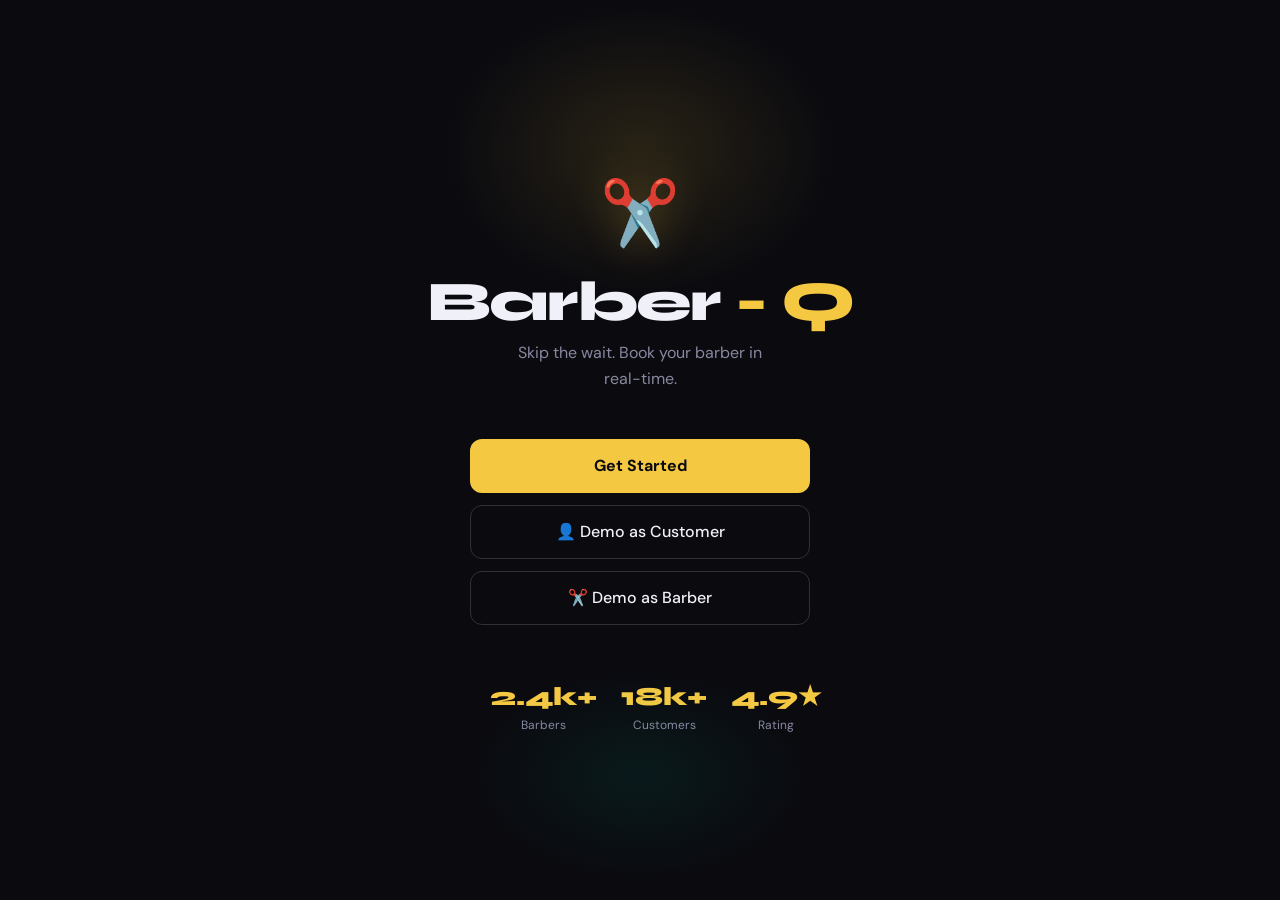
<file: index.html>
<!DOCTYPE html>
<html lang="en">
<head>
<meta charset="UTF-8">
<meta name="viewport" content="width=device-width, initial-scale=1.0">
<title>BarberQ: A Smart Digital Queue Management System</title>

<link href="https://fonts.googleapis.com/css2?family=Syne:wght@400;500;600;700;800&family=DM+Sans:ital,opsz,wght@0,9..40,300;0,9..40,400;0,9..40,500;1,9..40,400&display=swap" rel="stylesheet">

<link rel="stylesheet" href="style.css">
</head>

<body>

<div id="app">

<!-- ═══════════════ LANDING ═══════════════ -->
<div class="screen active" id="s-land">

  <div class="scroll" style="display:flex;flex-direction:column;align-items:center;justify-content:center;min-height:100%;padding:40px 24px;text-align:center;position:relative;overflow:hidden">

    <div class="glow-gold"></div>
    <div class="glow-cyan"></div>

    <div style="font-size:64px;margin-bottom:12px;filter:drop-shadow(0 0 20px rgba(245,200,66,.3))">✂️</div>

    <div style="font-size:56px;font-weight:800;letter-spacing:-2px;line-height:1;margin-bottom:10px;font-family:'Syne',sans-serif">
      Barber<span style="color:var(--gold)"> - Q</span>
    </div>

    <p style="color:var(--txt2);font-size:16px;max-width:260px;line-height:1.6;margin-bottom:48px">
      Skip the wait. Book your barber in real-time.
    </p>

    <div style="width:100%;max-width:340px;display:flex;flex-direction:column;gap:12px">

      <button class="btn btn-gold btn-full" style="height:54px;font-size:16px" onclick="go('s-auth')">
        Get Started
      </button>

      <button class="btn btn-outline btn-full" style="height:54px;font-size:16px" onclick="demoAs('customer')">
        👤 Demo as Customer
      </button>

      <button class="btn btn-outline btn-full" style="height:54px;font-size:16px" onclick="demoAs('barber')">
        ✂️ Demo as Barber
      </button>

    </div>

    <div style="margin-top:52px;display:grid;grid-template-columns:1fr 1fr 1fr;gap:24px;width:100%;max-width:300px">

      <div>
        <div style="font-size:26px;font-weight:800;color:var(--gold);font-family:'Syne',sans-serif">2.4k+</div>
        <div style="font-size:12px;color:var(--txt2)">Barbers</div>
      </div>

      <div>
        <div style="font-size:26px;font-weight:800;color:var(--gold);font-family:'Syne',sans-serif">18k+</div>
        <div style="font-size:12px;color:var(--txt2)">Customers</div>
      </div>

      <div>
        <div style="font-size:26px;font-weight:800;color:var(--gold);font-family:'Syne',sans-serif">4.9★</div>
        <div style="font-size:12px;color:var(--txt2)">Rating</div>
      </div>

    </div>

  </div>
</div>


<!-- ═══════════════ AUTH ═══════════════ -->
<div class="screen" id="s-auth">

  <div class="nav">
    <button class="nav-back" onclick="go('s-land')">← Back</button>
    <span></span>
    <span></span>
  </div>

  <div class="scroll" style="display:flex;flex-direction:column;justify-content:center;padding:32px 24px">

    <div style="max-width:360px;width:100%;margin:0 auto">

      <div id="auth-p1">

        <div style="font-size:28px;font-weight:800;font-family:'Syne',sans-serif;margin-bottom:8px">
          Enter your phone
        </div>

        <p style="color:var(--txt2);margin-bottom:32px;font-size:14px">
          We'll send a one-time verification code
        </p>

        <label>Phone Number</label>

        <div style="display:flex;gap:8px;margin-bottom:24px">

          <select class="inp" style="width:88px">
            <option>+91</option>
            <option>+1</option>
            <option>+44</option>
            <option>+971</option>
          </select>

          <input class="inp" id="ph" type="tel" placeholder="98765 43210" style="flex:1">

        </div>

        <button class="btn btn-gold btn-full" style="height:52px" onclick="sendOtp()">
          Send OTP
        </button>

      </div>


      <div id="auth-p2" style="display:none">

        <div style="font-size:28px;font-weight:800;font-family:'Syne',sans-serif;margin-bottom:8px">
          Verify OTP
        </div>

        <p style="color:var(--txt2);margin-bottom:8px;font-size:14px">
          Code sent to
          <strong id="ph-show" style="color:var(--txt)"></strong>
        </p>

        <!--<div style="background:var(--gdim);border:1px solid var(--gold);border-radius:var(--r);padding:10px 14px;font-size:13px;color:var(--gold);margin-bottom:24px">
          Use code <strong>1234</strong> to continue
        </div>-->

        <div id="otp-message"
     style="background:var(--gdim);
            border:1px solid var(--gold);
            border-radius:var(--r);
            padding:10px 14px;
            font-size:13px;
            color:var(--gold);
            margin-bottom:24px;">
    Your OTP is being generated...
</div>

        <div class="otp-wrap" id="otp-row">

          <input class="otp-box" maxlength="1" id="o0"
          oninput="otpFwd(this,0)"
          onkeydown="otpBack(this,0,event)">

          <input class="otp-box" maxlength="1" id="o1"
          oninput="otpFwd(this,1)"
          onkeydown="otpBack(this,1,event)">

          <input class="otp-box" maxlength="1" id="o2"
          oninput="otpFwd(this,2)"
          onkeydown="otpBack(this,2,event)">

          <input class="otp-box" maxlength="1" id="o3"
          oninput="otpFwd(this,3)"
          onkeydown="otpBack(this,3,event)">

        </div>

        <button class="btn btn-gold btn-full" style="height:52px;margin-top:24px" onclick="verifyOtp()">
          Verify &amp; Continue
        </button>

        <button class="btn btn-ghost btn-full" style="margin-top:8px"
        onclick="showEl('auth-p1');hideEl('auth-p2')">
          ← Change Number
        </button>

      </div>

    </div>

  </div>
</div>


<!-- ═══════════════ ROLE ═══════════════ -->
<div class="screen" id="s-role">

  <div class="nav">
    <button class="nav-back" onclick="go('s-auth')">← Back</button>
    <span></span>
    <span></span>
  </div>

  <div class="scroll" style="display:flex;flex-direction:column;justify-content:center;padding:32px 24px">

    <div style="max-width:360px;width:100%;margin:0 auto">

      <div style="font-size:28px;font-weight:800;font-family:'Syne',sans-serif;margin-bottom:6px">
        Who are you?
      </div>

      <p style="color:var(--txt2);margin-bottom:36px;font-size:14px">
        Choose how you'd like to use Barber - Q
      </p>

      <div style="display:flex;flex-direction:column;gap:14px">

        <div class="glass"
        style="padding:24px;cursor:pointer;transition:all .2s;border:2px solid transparent"
        onclick="demoAs('customer')"
        onmouseenter="this.style.borderColor='var(--gold)'"
        onmouseleave="this.style.borderColor='transparent'">

          <div style="font-size:44px;margin-bottom:10px">👤</div>

          <div style="font-size:20px;font-weight:700;font-family:'Syne',sans-serif;margin-bottom:6px">
            Customer
          </div>

          <p style="color:var(--txt2);font-size:14px;line-height:1.5">
            Find nearby barbers, join queues remotely, and track your turn live.
          </p>

        </div>


        <div class="glass"
        style="padding:24px;cursor:pointer;transition:all .2s;border:2px solid transparent"
        onclick="demoAs('barber')"
        onmouseenter="this.style.borderColor='var(--cyan)'"
        onmouseleave="this.style.borderColor='transparent'">

          <div style="font-size:44px;margin-bottom:10px">✂️</div>

          <div style="font-size:20px;font-weight:700;font-family:'Syne',sans-serif;margin-bottom:6px">
            Barber / Shop Owner
          </div>

          <p style="color:var(--txt2);font-size:14px;line-height:1.5">
            Manage your live queue, track customers, and grow your business.
          </p>

        </div>

      </div>

    </div>

  </div>
</div>


<!-- ═══════════════ CUSTOMER DASHBOARD ═══════════════ -->
<div class="screen" id="s-cust">

  <div class="nav">

    <div class="nav-brand">
      Barber <span>- Q</span>
    </div>

    <div style="display:flex;align-items:center;gap:10px">

      <span style="font-size:13px;color:var(--txt2)">
        📍 Lucknow
      </span>

     <!--- <div class="av"
      style="width:36px;height:36px;background:var(--gdim);border:2px solid var(--gold);color:var(--gold);font-size:14px;cursor:pointer"
      onclick="openProfile()">
        A
      </div>-->



      <div class="av" 
id="top-avatar"
style="width:36px;height:36px;background:var(--gdim);border:2px solid var(--gold);color:var(--gold);font-size:14px;cursor:pointer" 
onclick="openProfile()"> 
  C
</div>

    </div>

  </div>


  <div class="scroll pad pad-b" id="cust-home">

    <div style="padding:8px 0 18px">

      <div style="font-size:22px;font-weight:800;font-family:'Syne',sans-serif;margin-bottom:2px">
        Find a Barber 🔍
      </div>

      <div style="color:var(--txt2);font-size:13px">
        Showing shops near Hazratganj
      </div>

    </div>

    <input class="inp"
    placeholder="Search barber shops..."
    style="margin-bottom:16px">

    <div style="display:flex;gap:8px;overflow-x:auto;padding-bottom:4px;margin-bottom:18px">

      <span class="tag tg" style="cursor:pointer">All</span>
      <span class="tag tgray" style="cursor:pointer">⭐ Top Rated</span>
      <span class="tag tgray" style="cursor:pointer">📍 Nearby</span>
      <span class="tag tgray" style="cursor:pointer">⚡ Open Now</span>

    </div>

    <div id="shop-list"></div>

  </div>


  <div class="scroll pad pad-b fadein" id="cust-queue" style="display:none">

    <div style="font-size:22px;font-weight:800;font-family:'Syne',sans-serif;padding:8px 0 18px">
      My Queue Status
    </div>

    <div id="my-q"></div>

  </div>


  <div class="tabs" id="c-tabs">

    <button class="tab on" onclick="cTab('home',this)">
      <span class="tab-ico">🏠</span>
      Home
    </button>

    <button class="tab" onclick="cTab('queue',this)">
      <span class="tab-ico">🎫</span>
      My Queue
    </button>

    <button class="tab" onclick="openProfile()">
      <span class="tab-ico">👤</span>
      Profile
    </button>

  </div>

</div>


<!-- ═══════════════ SHOP DETAIL ═══════════════ -->
<div class="screen" id="s-shop">

  <div class="nav">

    <button class="nav-back" onclick="go('s-cust')">
      ← Back
    </button>

    <div id="sh-title"
    style="font-weight:700;font-size:15px;font-family:'Syne',sans-serif">
    </div>

    <span></span>

  </div>

  <div class="scroll pad pad-b" id="sh-body"></div>

</div>


<!-- ═══════════════ BARBER DASHBOARD ═══════════════ -->
<div class="screen" id="s-barb">

  <div class="nav">

    <div class="nav-brand">
      Barber<span> - Q</span>
      <span style="font-size:12px;font-weight:400;color:var(--txt2)">
        Pro
      </span>
    </div>

    <div style="display:flex;align-items:center;gap:10px">

      <span id="shop-status"
      class="tag tgreen pulse"
      style="cursor:pointer"
      onclick="toggleShop()">
        ● Open
      </span>

      <div class="av"
      style="width:36px;height:36px;background:var(--cdim);border:2px solid var(--cyan);color:var(--cyan);font-size:14px;cursor:pointer"
      onclick="openProfile()">
        R
      </div>

    </div>

  </div>


  <div class="scroll pad pad-b" id="b-queue-tab">

    <div style="display:grid;grid-template-columns:1fr 1fr;gap:10px;margin-bottom:20px">

      <div class="stat">
        <div style="font-size:20px;margin-bottom:4px">👥</div>
        <div class="stat-n" style="color:var(--gold)" id="b-inq">6</div>
        <div class="stat-l">In Queue</div>
      </div>

      <div class="stat">
        <div style="font-size:20px;margin-bottom:4px">✅</div>
        <div class="stat-n" style="color:var(--green)" id="b-done">8</div>
        <div class="stat-l">Done Today</div>
      </div>

      <div class="stat">

        <div style="font-size:20px;margin-bottom:4px">💰</div>

        <div class="stat-n"
        style="font-size:20px;color:var(--gold)"
        id="b-earn">
          ₹1,840
        </div>

        <div class="stat-l">Today's Earnings</div>

        <div class="pbar">
          <div class="pfill" style="width:61%"></div>
        </div>

      </div>

      <div class="stat">

        <div style="font-size:20px;margin-bottom:4px">⏱️</div>

        <div class="stat-n" id="b-wait">
          28
        </div>

        <div class="stat-l">
          Avg Wait (min)
        </div>

      </div>

    </div>


    <div style="font-size:18px;font-weight:700;font-family:'Syne',sans-serif;margin-bottom:14px">
      Live Queue
    </div>

    <div id="b-qlist"></div>

    <button class="btn btn-outline btn-full"
    style="margin-top:4px"
    onclick="addDemoCustomer()">
      + Add Walk-in Customer
    </button>

  </div>


  <div class="scroll pad pad-b"
  id="b-svc-tab"
  style="display:none">

    <div style="font-size:20px;font-weight:800;font-family:'Syne',sans-serif;margin-bottom:18px">
      Services
    </div>

    <div id="b-svclist"></div>

    <button class="btn btn-outline btn-full"
    style="margin-top:12px"
    onclick="openModal('m-svc')">
      + Add Service
    </button>

  </div>


  <div class="scroll pad pad-b"
  id="b-analytics-tab"
  style="display:none">

    <div style="font-size:20px;font-weight:800;font-family:'Syne',sans-serif;margin-bottom:18px">
      Analytics
    </div>

    <div id="b-analytics"></div>

  </div>


  <div class="tabs" id="b-tabs">

    <button class="tab on"
    onclick="bTab('queue',this)">
      <span class="tab-ico">📋</span>
      Queue
    </button>

    <button class="tab"
    onclick="bTab('svc',this)">
      <span class="tab-ico">✂️</span>
      Services
    </button>

    <button class="tab"
    onclick="bTab('analytics',this)">
      <span class="tab-ico">📊</span>
      Analytics
    </button>

    <button class="tab"
    onclick="openProfile()">
      <span class="tab-ico">👤</span>
      Profile
    </button>

  </div>

</div>


<!-- ═══════════════ PROFILE ═══════════════ -->
<div class="screen" id="s-prof">

  <div class="nav">

    <button class="nav-back" onclick="go(S.prev)">
      ← Back
    </button>

    <div style="font-weight:700;font-family:'Syne',sans-serif">
      Profile
    </div>

    <span></span>

  </div>

  <div class="scroll pad" id="prof-body"></div>

</div>


<!-- ═══════════════ MODALS ═══════════════ -->

<!-- Join Queue -->
<div class="overlay" id="m-join">

  <div class="modal">

    <div style="font-size:20px;font-weight:800;font-family:'Syne',sans-serif;margin-bottom:18px">
      Join Queue
    </div>

    <label style="margin-bottom:10px">
      Select a Service
    </label>

    <div style="display:grid;grid-template-columns:1fr 1fr;gap:8px;margin-bottom:18px"
    id="m-svcs"></div>

    <div style="background:var(--s2);border-radius:var(--r);padding:16px;margin-bottom:18px">

      <div style="display:flex;justify-content:space-between;align-items:center;margin-bottom:8px">

        <span style="color:var(--txt2);font-size:14px">
          Your token number
        </span>

        <span class="tag tg" id="m-tok">
          #7
        </span>

      </div>

      <div style="display:flex;justify-content:space-between;align-items:center">

        <span style="color:var(--txt2);font-size:14px">
          Est. waiting time
        </span>

        <span style="color:var(--gold);font-weight:600" id="m-wait">
          ~28 min
        </span>

      </div>

    </div>


    <div style="display:flex;gap:10px">

      <button class="btn btn-outline"
      style="flex:1"
      onclick="closeModal('m-join')">
        Cancel
      </button>

      <button class="btn btn-gold"
      style="flex:1"
      onclick="confirmJoin()">
        Confirm & Join ✓
      </button>

    </div>

  </div>

</div>


<!-- Success -->
<div class="overlay" id="m-ok">

  <div class="modal" style="text-align:center">

    <div style="font-size:60px;margin-bottom:12px">
      🎉
    </div>

    <div style="font-size:24px;font-weight:800;font-family:'Syne',sans-serif;margin-bottom:6px">
      You're in the Queue!
    </div>

    <p style="color:var(--txt2);font-size:14px;margin-bottom:22px" id="ok-sub">
      Token #7 · ~28 min wait
    </p>

    <div style="background:var(--gdim);border:2px solid var(--gold);border-radius:var(--rl);padding:24px;margin-bottom:20px">

      <div style="font-size:12px;color:var(--txt2);margin-bottom:4px">
        Your Token
      </div>

      <div style="font-size:76px;font-weight:800;font-family:'Syne',sans-serif;color:var(--gold);line-height:1"
      id="ok-tok">
        7
      </div>

      <div style="font-size:14px;color:var(--txt2);margin-top:6px"
      id="ok-svc">
        Hair Cut
      </div>

    </div>

    <p style="font-size:13px;color:var(--txt2);margin-bottom:20px">
      We'll notify you when your turn is near. Feel free to step out!
    </p>

    <button class="btn btn-gold btn-full"
    onclick="closeModal('m-ok');cTab('queue',null)">
      View My Queue Status →
    </button>

  </div>

</div>


<!-- Add Service -->
<div class="overlay" id="m-svc">

  <div class="modal">

    <div style="font-size:20px;font-weight:800;font-family:'Syne',sans-serif;margin-bottom:18px">
      Add Service
    </div>

    <div style="display:flex;flex-direction:column;gap:14px;margin-bottom:20px">

      <div>
        <label>Service Name</label>
        <input class="inp" id="sn" placeholder="e.g. Hair Cut">
      </div>

      <div>
        <label>Price (₹)</label>
        <input class="inp" id="sp" type="number" placeholder="250" min="0">
      </div>

      <div>
        <label>Duration (minutes)</label>
        <input class="inp" id="sd" type="number" placeholder="20" min="5">
      </div>

      <div>
        <label>Emoji Icon</label>
        <input class="inp" id="se" placeholder="💇" maxlength="2" value="💇">
      </div>

    </div>

    <div style="display:flex;gap:10px">

      <button class="btn btn-outline"
      style="flex:1"
      onclick="closeModal('m-svc')">
        Cancel
      </button>

      <button class="btn btn-gold"
      style="flex:1"
      onclick="addSvc()">
        Add Service
      </button>

    </div>

  </div>

</div>


<!-- Rate Shop -->
<div class="overlay" id="m-rate">

  <div class="modal" style="text-align:center">

    <div style="font-size:20px;font-weight:800;font-family:'Syne',sans-serif;margin-bottom:6px">
      Rate Your Experience
    </div>

    <p style="color:var(--txt2);font-size:14px;margin-bottom:20px"
    id="rate-shop-name">
      Royal Cuts
    </p>

    <div style="display:flex;justify-content:center;gap:4px;margin-bottom:16px"
    id="star-row">

      <button class="star-btn" onclick="setStar(1)">☆</button>
      <button class="star-btn" onclick="setStar(2)">☆</button>
      <button class="star-btn" onclick="setStar(3)">☆</button>
      <button class="star-btn" onclick="setStar(4)">☆</button>
      <button class="star-btn" onclick="setStar(5)">☆</button>

    </div>

    <textarea class="inp"
    id="rate-txt"
    rows="3"
    placeholder="Share your experience (optional)"
    style="resize:none;margin-bottom:16px"></textarea>

    <div style="display:flex;gap:10px">

      <button class="btn btn-outline"
      style="flex:1"
      onclick="closeModal('m-rate')">
        Skip
      </button>

      <button class="btn btn-gold"
      style="flex:1"
      onclick="submitRating()">
        Submit Rating
      </button>

    </div>

  </div>

</div>


<!-- Toast -->
<div id="toast">
  <span id="t-ico">✅</span>
  <span id="t-msg">Done</span>
</div>


</div>

<script src="script.js"></script>

</body>
</html>
</file>
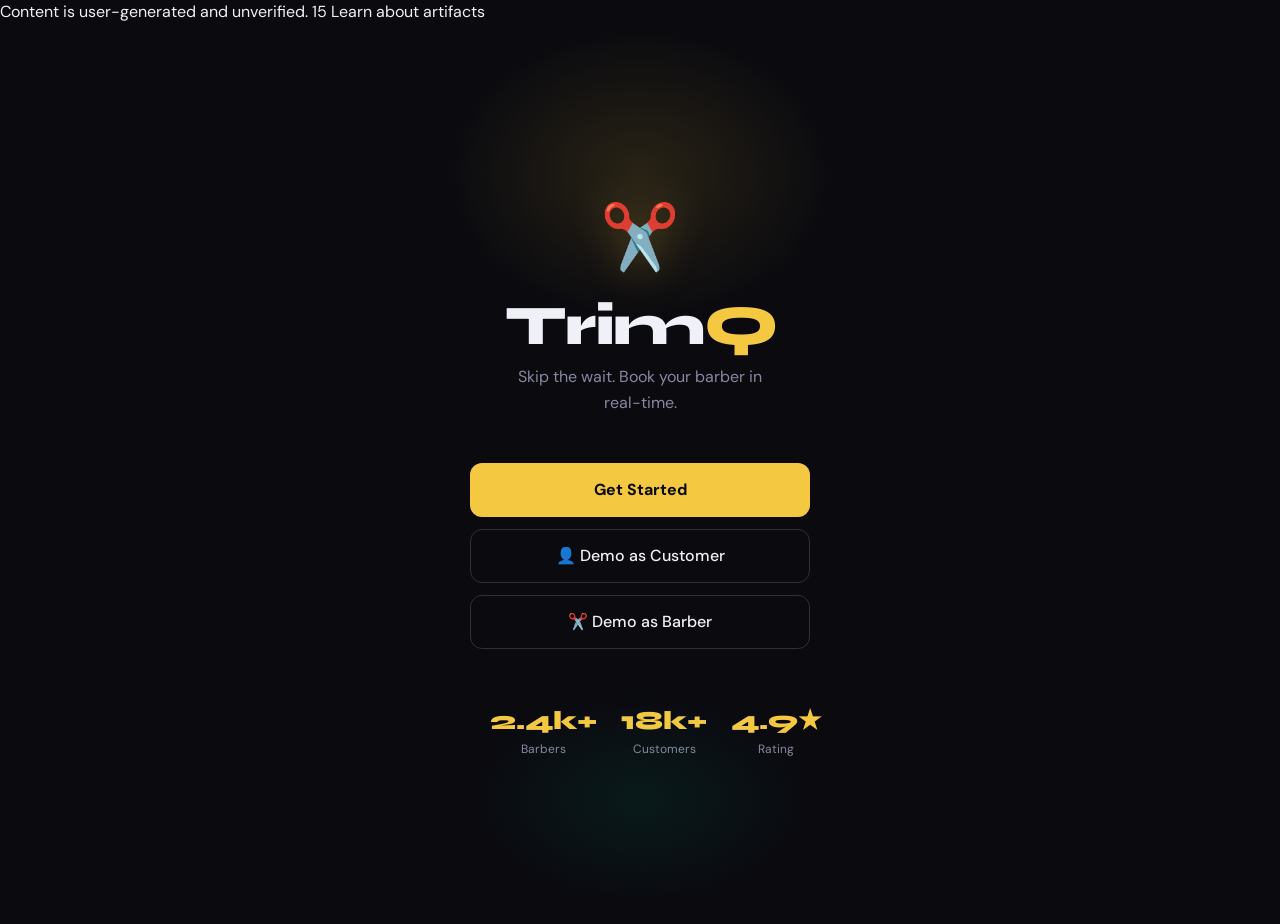
<file: barber.html>
Content is user-generated and unverified.


15
Learn about artifacts
<!DOCTYPE html>
<html lang="en">
<head>
<meta charset="UTF-8">
<meta name="viewport" content="width=device-width, initial-scale=1.0">
<title>TrimQ — Real-Time Barber Queue</title>
<link href="https://fonts.googleapis.com/css2?family=Syne:wght@400;500;600;700;800&family=DM+Sans:ital,opsz,wght@0,9..40,300;0,9..40,400;0,9..40,500;1,9..40,400&display=swap" rel="stylesheet">
<style>
  *{box-sizing:border-box;margin:0;padding:0;-webkit-tap-highlight-color:transparent}
  :root{
    --bg:#0a0a0f;--s1:#111118;--s2:#18181f;--s3:#1e1e28;--s4:#252530;
    --b1:#ffffff0d;--b2:#ffffff18;--b3:#ffffff28;--b4:#ffffff40;
    --gold:#f5c842;--gold2:#e8b820;--gdim:#f5c84222;--gbright:#ffd95a;
    --cyan:#00d4aa;--cdim:#00d4aa20;
    --pink:#ff6b9d;--pdim:#ff6b9d20;
    --txt:#f0f0f8;--txt2:#8888a0;--txt3:#44445a;
    --red:#ff4757;--rdim:#ff475720;
    --green:#2ed573;--gdim2:#2ed57320;
    --warn:#ffa502;
    --r:12px;--rl:18px;--rxl:24px;
  }
  html,body{height:100%;overflow:hidden;font-family:'DM Sans',sans-serif;background:var(--bg);color:var(--txt);font-size:16px;line-height:1.5}
  h1,h2,h3,.brand,.num{font-family:'Syne',sans-serif}

  /* SCREENS */
  #app{height:100vh;overflow:hidden;position:relative}
  .screen{display:none;height:100vh;flex-direction:column;overflow:hidden;position:absolute;inset:0;background:var(--bg)}
  .screen.active{display:flex}
  .scroll{flex:1;overflow-y:auto;overflow-x:hidden;-webkit-overflow-scrolling:touch}
  .scroll::-webkit-scrollbar{width:4px}
  .scroll::-webkit-scrollbar-track{background:transparent}
  .scroll::-webkit-scrollbar-thumb{background:var(--b3);border-radius:2px}
  .pad{padding:16px}
  .pad-b{padding-bottom:84px}

  /* NAV */
  .nav{display:flex;align-items:center;justify-content:space-between;padding:14px 18px;border-bottom:1px solid var(--b1);background:rgba(10,10,15,0.95);backdrop-filter:blur(12px);flex-shrink:0;position:relative;z-index:5}
  .nav-brand{font-size:22px;font-weight:800;letter-spacing:-0.5px;color:var(--gold)}
  .nav-brand span{color:var(--txt2)}
  .nav-back{background:none;border:none;color:var(--txt2);font-size:15px;cursor:pointer;padding:6px 0;font-family:'DM Sans',sans-serif;display:flex;align-items:center;gap:6px}

  /* BOTTOM TABS */
  .tabs{display:flex;border-top:1px solid var(--b1);background:rgba(10,10,15,0.98);flex-shrink:0;padding-bottom:env(safe-area-inset-bottom,0px)}
  .tab{flex:1;display:flex;flex-direction:column;align-items:center;gap:3px;padding:10px 4px;cursor:pointer;color:var(--txt2);font-size:11px;border:none;background:none;font-family:'DM Sans',sans-serif;transition:color .2s}
  .tab.on{color:var(--gold)}
  .tab-ico{font-size:20px;line-height:1}

  /* BUTTONS */
  .btn{display:inline-flex;align-items:center;justify-content:center;gap:8px;padding:13px 24px;border-radius:var(--r);border:none;cursor:pointer;font-family:'DM Sans',sans-serif;font-size:15px;font-weight:500;transition:all .18s;text-decoration:none;line-height:1;-webkit-appearance:none}
  .btn:active{transform:scale(0.97)}
  .btn-gold{background:var(--gold);color:#0a0a0f;font-weight:700;box-shadow:0 0 0 0 var(--gdim)}
  .btn-gold:hover{background:var(--gbright)}
  .btn-outline{background:transparent;color:var(--txt);border:1px solid var(--b3)}
  .btn-outline:hover{background:var(--s3);border-color:var(--gold)}
  .btn-red{background:var(--rdim);color:var(--red);border:1px solid #ff475730}
  .btn-green{background:var(--gdim2);color:var(--green);border:1px solid #2ed57330}
  .btn-ghost{background:none;border:none;color:var(--txt2);padding:6px 10px;font-size:14px;cursor:pointer;font-family:'DM Sans',sans-serif}
  .btn-sm{padding:7px 14px;font-size:13px;border-radius:9px}
  .btn-full{width:100%}

  /* INPUTS */
  .inp{background:var(--s3);border:1.5px solid var(--b2);border-radius:var(--r);color:var(--txt);padding:13px 16px;font-size:15px;font-family:'DM Sans',sans-serif;width:100%;outline:none;transition:border-color .2s;-webkit-appearance:none}
  .inp:focus{border-color:var(--gold)}
  .inp::placeholder{color:var(--txt3)}
  select.inp{cursor:pointer}
  label{font-size:13px;color:var(--txt2);margin-bottom:6px;display:block;font-weight:500}

  /* CARDS */
  .card{background:var(--s2);border:1px solid var(--b1);border-radius:var(--rl)}
  .card-p{padding:16px}
  .glass{background:rgba(255,255,255,0.04);border:1px solid var(--b2);border-radius:var(--rl)}

  /* TAGS */
  .tag{display:inline-flex;align-items:center;padding:4px 11px;border-radius:50px;font-size:12px;font-weight:500;white-space:nowrap}
  .tg{background:var(--gdim);color:var(--gold);border:1px solid var(--gdim)}
  .tgreen{background:var(--gdim2);color:var(--green)}
  .tred{background:var(--rdim);color:var(--red)}
  .tblue{background:#00d4ff18;color:#00d4ff}
  .tgray{background:var(--s3);border:1px solid var(--b2);color:var(--txt2)}

  /* STAT CARD */
  .stat{background:var(--s2);border:1px solid var(--b1);border-radius:var(--rl);padding:18px 14px}
  .stat-n{font-size:30px;font-weight:800;font-family:'Syne',sans-serif}
  .stat-l{font-size:12px;color:var(--txt2);margin-top:3px}

  /* OTP */
  .otp-wrap{display:flex;gap:10px;justify-content:center}
  .otp-box{width:56px;height:64px;text-align:center;font-size:26px;font-weight:700;font-family:'Syne',sans-serif;background:var(--s3);border:2px solid var(--b2);border-radius:var(--r);color:var(--txt);outline:none;transition:border-color .2s;-webkit-appearance:none}
  .otp-box:focus{border-color:var(--gold)}

  /* QUEUE ITEMS */
  .qi{display:flex;align-items:center;gap:12px;padding:14px;background:var(--s2);border:1px solid var(--b1);border-radius:var(--r);margin-bottom:8px;transition:all .25s}
  .qi.cur{border-color:var(--gold);background:var(--gdim)}
  .qi.nxt{border-color:var(--cyan);background:var(--cdim)}
  .qi-num{font-family:'Syne',sans-serif;font-size:18px;font-weight:800;min-width:44px;height:44px;display:flex;align-items:center;justify-content:center;border-radius:10px}

  /* SERVICE CHIP */
  .svc-chip{background:var(--s3);border:1.5px solid var(--b2);border-radius:var(--r);padding:12px;cursor:pointer;transition:all .2s;text-align:center}
  .svc-chip.sel{background:var(--gdim);border-color:var(--gold)}
  .svc-price{color:var(--gold);font-weight:600;font-size:13px;margin-top:2px}

  /* SHOP CARD */
  .shop-card{background:var(--s2);border:1px solid var(--b1);border-radius:var(--rl);padding:16px;margin-bottom:12px;cursor:pointer;transition:all .2s}
  .shop-card:hover{border-color:var(--b3);transform:translateY(-1px)}
  .shop-card:active{transform:scale(0.99)}

  /* MODAL */
  .overlay{display:none;position:fixed;inset:0;background:rgba(0,0,0,.75);z-index:100;align-items:center;justify-content:center;padding:20px}
  .overlay.open{display:flex}
  .modal{background:var(--s1);border:1px solid var(--b2);border-radius:var(--rxl);padding:24px;width:100%;max-width:400px;max-height:88vh;overflow-y:auto;animation:slideUp .25s ease}

  /* TOAST */
  #toast{position:fixed;bottom:90px;left:50%;transform:translateX(-50%);background:var(--s1);border:1px solid var(--b3);border-radius:var(--r);padding:12px 20px;display:flex;align-items:center;gap:10px;font-size:14px;z-index:200;opacity:0;transition:opacity .25s;pointer-events:none;white-space:nowrap;box-shadow:0 8px 32px #0008}
  #toast.show{opacity:1}

  /* PROGRESS BAR */
  .pbar{height:6px;background:var(--s3);border-radius:3px;overflow:hidden;margin-top:8px}
  .pfill{height:100%;background:var(--gold);border-radius:3px;transition:width 1.2s ease}

  /* ANIMATIONS */
  @keyframes slideUp{from{transform:translateY(24px);opacity:0}to{transform:translateY(0);opacity:1}}
  @keyframes pulse{0%,100%{opacity:1}50%{opacity:.45}}
  @keyframes spin{to{transform:rotate(360deg)}}
  @keyframes fadeIn{from{opacity:0}to{opacity:1}}
  .pulse{animation:pulse 2s infinite}
  .fadein{animation:fadeIn .3s ease}

  /* AVATAR */
  .av{border-radius:50%;display:flex;align-items:center;justify-content:center;font-family:'Syne',sans-serif;font-weight:800;flex-shrink:0}

  /* HERO GLOW */
  .glow-gold{position:absolute;top:0;left:50%;transform:translateX(-50%);width:400px;height:300px;background:radial-gradient(ellipse,rgba(245,200,66,.13) 0%,transparent 70%);pointer-events:none}
  .glow-cyan{position:absolute;bottom:0;left:50%;transform:translateX(-50%);width:400px;height:250px;background:radial-gradient(ellipse,rgba(0,212,170,.08) 0%,transparent 60%);pointer-events:none}

  /* STARS */
  .stars{display:flex;gap:2px;color:var(--gold);font-size:14px}

  /* DIVIDER */
  .div{height:1px;background:var(--b1);margin:16px 0}

  /* PROFILE ROWS */
  .prow{display:flex;align-items:center;gap:12px;padding:14px;background:var(--s2);border:1px solid var(--b1);border-radius:var(--r);margin-bottom:8px}
  .prow-ico{font-size:20px;width:36px;text-align:center}
  .prow-val{font-weight:500;font-size:14px}
  .prow-lab{font-size:12px;color:var(--txt2)}

  /* ANALYTICS BAR */
  .abar-wrap{display:flex;align-items:flex-end;gap:5px;height:80px}
  .abar{flex:1;border-radius:4px 4px 0 0;background:var(--gold);transition:height 1.2s ease;opacity:.65;min-height:4px}
  .abar.hi{opacity:1}
  .abar-label{font-size:10px;color:var(--txt2);text-align:center;margin-top:4px}

  /* NOTIFICATION BANNER */
  .notif{background:linear-gradient(135deg,var(--gdim) 0%,rgba(0,212,170,.12) 100%);border:1px solid var(--gold);border-radius:var(--r);padding:12px 16px;display:flex;align-items:center;gap:10px;margin-bottom:12px;animation:slideUp .3s ease}

  /* LOADING SPINNER */
  .spinner{width:20px;height:20px;border:2px solid var(--b2);border-top-color:var(--gold);border-radius:50%;animation:spin .7s linear infinite;display:inline-block}

  /* RATING STARS interactive */
  .star-btn{background:none;border:none;cursor:pointer;font-size:28px;padding:4px;transition:transform .15s}
  .star-btn:hover{transform:scale(1.2)}

  @media(max-width:380px){
    .otp-box{width:48px;height:56px;font-size:22px}
    .stat-n{font-size:24px}
  }
</style>
</head>
<body>
<div id="app">

<!-- ═══════════════ LANDING ═══════════════ -->
<div class="screen active" id="s-land">
  <div class="scroll" style="display:flex;flex-direction:column;align-items:center;justify-content:center;min-height:100%;padding:40px 24px;text-align:center;position:relative;overflow:hidden">
    <div class="glow-gold"></div>
    <div class="glow-cyan"></div>
    <div style="font-size:64px;margin-bottom:12px;filter:drop-shadow(0 0 20px rgba(245,200,66,.3))">✂️</div>
    <div style="font-size:56px;font-weight:800;letter-spacing:-2px;line-height:1;margin-bottom:10px;font-family:'Syne',sans-serif">Trim<span style="color:var(--gold)">Q</span></div>
    <p style="color:var(--txt2);font-size:16px;max-width:260px;line-height:1.6;margin-bottom:48px">Skip the wait. Book your barber in real-time.</p>
    <div style="width:100%;max-width:340px;display:flex;flex-direction:column;gap:12px">
      <button class="btn btn-gold btn-full" style="height:54px;font-size:16px" onclick="go('s-auth')">Get Started</button>
      <button class="btn btn-outline btn-full" style="height:54px;font-size:16px" onclick="demoAs('customer')">👤 Demo as Customer</button>
      <button class="btn btn-outline btn-full" style="height:54px;font-size:16px" onclick="demoAs('barber')">✂️ Demo as Barber</button>
    </div>
    <div style="margin-top:52px;display:grid;grid-template-columns:1fr 1fr 1fr;gap:24px;width:100%;max-width:300px">
      <div><div style="font-size:26px;font-weight:800;color:var(--gold);font-family:'Syne',sans-serif">2.4k+</div><div style="font-size:12px;color:var(--txt2)">Barbers</div></div>
      <div><div style="font-size:26px;font-weight:800;color:var(--gold);font-family:'Syne',sans-serif">18k+</div><div style="font-size:12px;color:var(--txt2)">Customers</div></div>
      <div><div style="font-size:26px;font-weight:800;color:var(--gold);font-family:'Syne',sans-serif">4.9★</div><div style="font-size:12px;color:var(--txt2)">Rating</div></div>
    </div>
  </div>
</div>

<!-- ═══════════════ AUTH ═══════════════ -->
<div class="screen" id="s-auth">
  <div class="nav"><button class="nav-back" onclick="go('s-land')">← Back</button><span></span><span></span></div>
  <div class="scroll" style="display:flex;flex-direction:column;justify-content:center;padding:32px 24px">
    <div style="max-width:360px;width:100%;margin:0 auto">
      <div id="auth-p1">
        <div style="font-size:28px;font-weight:800;font-family:'Syne',sans-serif;margin-bottom:8px">Enter your phone</div>
        <p style="color:var(--txt2);margin-bottom:32px;font-size:14px">We'll send a one-time verification code</p>
        <label>Phone Number</label>
        <div style="display:flex;gap:8px;margin-bottom:24px">
          <select class="inp" style="width:88px">
            <option>+91</option><option>+1</option><option>+44</option><option>+971</option>
          </select>
          <input class="inp" id="ph" type="tel" placeholder="98765 43210" style="flex:1">
        </div>
        <button class="btn btn-gold btn-full" style="height:52px" onclick="sendOtp()">Send OTP</button>
      </div>
      <div id="auth-p2" style="display:none">
        <div style="font-size:28px;font-weight:800;font-family:'Syne',sans-serif;margin-bottom:8px">Verify OTP</div>
        <p style="color:var(--txt2);margin-bottom:8px;font-size:14px">Code sent to <strong id="ph-show" style="color:var(--txt)"></strong></p>
        <div style="background:var(--gdim);border:1px solid var(--gold);border-radius:var(--r);padding:10px 14px;font-size:13px;color:var(--gold);margin-bottom:24px">Use code <strong>1234</strong> to continue</div>
        <div class="otp-wrap" id="otp-row">
          <input class="otp-box" maxlength="1" id="o0" oninput="otpFwd(this,0)" onkeydown="otpBack(this,0,event)">
          <input class="otp-box" maxlength="1" id="o1" oninput="otpFwd(this,1)" onkeydown="otpBack(this,1,event)">
          <input class="otp-box" maxlength="1" id="o2" oninput="otpFwd(this,2)" onkeydown="otpBack(this,2,event)">
          <input class="otp-box" maxlength="1" id="o3" oninput="otpFwd(this,3)" onkeydown="otpBack(this,3,event)">
        </div>
        <button class="btn btn-gold btn-full" style="height:52px;margin-top:24px" onclick="verifyOtp()">Verify &amp; Continue</button>
        <button class="btn btn-ghost btn-full" style="margin-top:8px" onclick="showEl('auth-p1');hideEl('auth-p2')">← Change Number</button>
      </div>
    </div>
  </div>
</div>

<!-- ═══════════════ ROLE ═══════════════ -->
<div class="screen" id="s-role">
  <div class="nav"><button class="nav-back" onclick="go('s-auth')">← Back</button><span></span><span></span></div>
  <div class="scroll" style="display:flex;flex-direction:column;justify-content:center;padding:32px 24px">
    <div style="max-width:360px;width:100%;margin:0 auto">
      <div style="font-size:28px;font-weight:800;font-family:'Syne',sans-serif;margin-bottom:6px">Who are you?</div>
      <p style="color:var(--txt2);margin-bottom:36px;font-size:14px">Choose how you'd like to use TrimQ</p>
      <div style="display:flex;flex-direction:column;gap:14px">
        <div class="glass" style="padding:24px;cursor:pointer;transition:all .2s;border:2px solid transparent" onclick="demoAs('customer')" onmouseenter="this.style.borderColor='var(--gold)'" onmouseleave="this.style.borderColor='transparent'">
          <div style="font-size:44px;margin-bottom:10px">👤</div>
          <div style="font-size:20px;font-weight:700;font-family:'Syne',sans-serif;margin-bottom:6px">Customer</div>
          <p style="color:var(--txt2);font-size:14px;line-height:1.5">Find nearby barbers, join queues remotely, and track your turn live.</p>
        </div>
        <div class="glass" style="padding:24px;cursor:pointer;transition:all .2s;border:2px solid transparent" onclick="demoAs('barber')" onmouseenter="this.style.borderColor='var(--cyan)'" onmouseleave="this.style.borderColor='transparent'">
          <div style="font-size:44px;margin-bottom:10px">✂️</div>
          <div style="font-size:20px;font-weight:700;font-family:'Syne',sans-serif;margin-bottom:6px">Barber / Shop Owner</div>
          <p style="color:var(--txt2);font-size:14px;line-height:1.5">Manage your live queue, track customers, and grow your business.</p>
        </div>
      </div>
    </div>
  </div>
</div>

<!-- ═══════════════ CUSTOMER DASHBOARD ═══════════════ -->
<div class="screen" id="s-cust">
  <div class="nav">
    <div class="nav-brand">Trim<span>Q</span></div>
    <div style="display:flex;align-items:center;gap:10px">
      <span style="font-size:13px;color:var(--txt2)">📍 Lucknow</span>
      <div class="av" style="width:36px;height:36px;background:var(--gdim);border:2px solid var(--gold);color:var(--gold);font-size:14px;cursor:pointer" onclick="openProfile()">A</div>
    </div>
  </div>
  <div class="scroll pad pad-b" id="cust-home">
    <div style="padding:8px 0 18px">
      <div style="font-size:22px;font-weight:800;font-family:'Syne',sans-serif;margin-bottom:2px">Find a Barber 🔍</div>
      <div style="color:var(--txt2);font-size:13px">Showing shops near Hazratganj</div>
    </div>
    <input class="inp" placeholder="Search barber shops..." style="margin-bottom:16px">
    <div style="display:flex;gap:8px;overflow-x:auto;padding-bottom:4px;margin-bottom:18px">
      <span class="tag tg" style="cursor:pointer">All</span>
      <span class="tag tgray" style="cursor:pointer">⭐ Top Rated</span>
      <span class="tag tgray" style="cursor:pointer">📍 Nearby</span>
      <span class="tag tgray" style="cursor:pointer">⚡ Open Now</span>
    </div>
    <div id="shop-list"></div>
  </div>
  <div class="scroll pad pad-b fadein" id="cust-queue" style="display:none">
    <div style="font-size:22px;font-weight:800;font-family:'Syne',sans-serif;padding:8px 0 18px">My Queue Status</div>
    <div id="my-q"></div>
  </div>
  <div class="tabs" id="c-tabs">
    <button class="tab on" onclick="cTab('home',this)"><span class="tab-ico">🏠</span>Home</button>
    <button class="tab" onclick="cTab('queue',this)"><span class="tab-ico">🎫</span>My Queue</button>
    <button class="tab" onclick="openProfile()"><span class="tab-ico">👤</span>Profile</button>
  </div>
</div>

<!-- ═══════════════ SHOP DETAIL ═══════════════ -->
<div class="screen" id="s-shop">
  <div class="nav">
    <button class="nav-back" onclick="go('s-cust')">← Back</button>
    <div id="sh-title" style="font-weight:700;font-size:15px;font-family:'Syne',sans-serif"></div>
    <span></span>
  </div>
  <div class="scroll pad pad-b" id="sh-body"></div>
</div>

<!-- ═══════════════ BARBER DASHBOARD ═══════════════ -->
<div class="screen" id="s-barb">
  <div class="nav">
    <div class="nav-brand">Trim<span>Q</span> <span style="font-size:12px;font-weight:400;color:var(--txt2)">Pro</span></div>
    <div style="display:flex;align-items:center;gap:10px">
      <span id="shop-status" class="tag tgreen pulse" style="cursor:pointer" onclick="toggleShop()">● Open</span>
      <div class="av" style="width:36px;height:36px;background:var(--cdim);border:2px solid var(--cyan);color:var(--cyan);font-size:14px;cursor:pointer" onclick="openProfile()">R</div>
    </div>
  </div>
  <div class="scroll pad pad-b" id="b-queue-tab">
    <div style="display:grid;grid-template-columns:1fr 1fr;gap:10px;margin-bottom:20px">
      <div class="stat"><div style="font-size:20px;margin-bottom:4px">👥</div><div class="stat-n" style="color:var(--gold)" id="b-inq">6</div><div class="stat-l">In Queue</div></div>
      <div class="stat"><div style="font-size:20px;margin-bottom:4px">✅</div><div class="stat-n" style="color:var(--green)" id="b-done">8</div><div class="stat-l">Done Today</div></div>
      <div class="stat"><div style="font-size:20px;margin-bottom:4px">💰</div><div class="stat-n" style="font-size:20px;color:var(--gold)" id="b-earn">₹1,840</div><div class="stat-l">Today's Earnings</div><div class="pbar"><div class="pfill" style="width:61%"></div></div></div>
      <div class="stat"><div style="font-size:20px;margin-bottom:4px">⏱️</div><div class="stat-n" id="b-wait">28</div><div class="stat-l">Avg Wait (min)</div></div>
    </div>
    <div style="font-size:18px;font-weight:700;font-family:'Syne',sans-serif;margin-bottom:14px">Live Queue</div>
    <div id="b-qlist"></div>
    <button class="btn btn-outline btn-full" style="margin-top:4px" onclick="addDemoCustomer()">+ Add Walk-in Customer</button>
  </div>
  <div class="scroll pad pad-b" id="b-svc-tab" style="display:none">
    <div style="font-size:20px;font-weight:800;font-family:'Syne',sans-serif;margin-bottom:18px">Services</div>
    <div id="b-svclist"></div>
    <button class="btn btn-outline btn-full" style="margin-top:12px" onclick="openModal('m-svc')">+ Add Service</button>
  </div>
  <div class="scroll pad pad-b" id="b-analytics-tab" style="display:none">
    <div style="font-size:20px;font-weight:800;font-family:'Syne',sans-serif;margin-bottom:18px">Analytics</div>
    <div id="b-analytics"></div>
  </div>
  <div class="tabs" id="b-tabs">
    <button class="tab on" onclick="bTab('queue',this)"><span class="tab-ico">📋</span>Queue</button>
    <button class="tab" onclick="bTab('svc',this)"><span class="tab-ico">✂️</span>Services</button>
    <button class="tab" onclick="bTab('analytics',this)"><span class="tab-ico">📊</span>Analytics</button>
    <button class="tab" onclick="openProfile()"><span class="tab-ico">👤</span>Profile</button>
  </div>
</div>

<!-- ═══════════════ PROFILE ═══════════════ -->
<div class="screen" id="s-prof">
  <div class="nav">
    <button class="nav-back" onclick="go(S.prev)">← Back</button>
    <div style="font-weight:700;font-family:'Syne',sans-serif">Profile</div>
    <span></span>
  </div>
  <div class="scroll pad" id="prof-body"></div>
</div>

<!-- ═══════════════ MODALS ═══════════════ -->

<!-- Join Queue -->
<div class="overlay" id="m-join">
  <div class="modal">
    <div style="font-size:20px;font-weight:800;font-family:'Syne',sans-serif;margin-bottom:18px">Join Queue</div>
    <label style="margin-bottom:10px">Select a Service</label>
    <div style="display:grid;grid-template-columns:1fr 1fr;gap:8px;margin-bottom:18px" id="m-svcs"></div>
    <div style="background:var(--s2);border-radius:var(--r);padding:16px;margin-bottom:18px">
      <div style="display:flex;justify-content:space-between;align-items:center;margin-bottom:8px">
        <span style="color:var(--txt2);font-size:14px">Your token number</span>
        <span class="tag tg" id="m-tok">#7</span>
      </div>
      <div style="display:flex;justify-content:space-between;align-items:center">
        <span style="color:var(--txt2);font-size:14px">Est. waiting time</span>
        <span style="color:var(--gold);font-weight:600" id="m-wait">~28 min</span>
      </div>
    </div>
    <div style="display:flex;gap:10px">
      <button class="btn btn-outline" style="flex:1" onclick="closeModal('m-join')">Cancel</button>
      <button class="btn btn-gold" style="flex:1" onclick="confirmJoin()">Confirm & Join ✓</button>
    </div>
  </div>
</div>

<!-- Success -->
<div class="overlay" id="m-ok">
  <div class="modal" style="text-align:center">
    <div style="font-size:60px;margin-bottom:12px">🎉</div>
    <div style="font-size:24px;font-weight:800;font-family:'Syne',sans-serif;margin-bottom:6px">You're in the Queue!</div>
    <p style="color:var(--txt2);font-size:14px;margin-bottom:22px" id="ok-sub">Token #7 · ~28 min wait</p>
    <div style="background:var(--gdim);border:2px solid var(--gold);border-radius:var(--rl);padding:24px;margin-bottom:20px">
      <div style="font-size:12px;color:var(--txt2);margin-bottom:4px">Your Token</div>
      <div style="font-size:76px;font-weight:800;font-family:'Syne',sans-serif;color:var(--gold);line-height:1" id="ok-tok">7</div>
      <div style="font-size:14px;color:var(--txt2);margin-top:6px" id="ok-svc">Hair Cut</div>
    </div>
    <p style="font-size:13px;color:var(--txt2);margin-bottom:20px">We'll notify you when your turn is near. Feel free to step out!</p>
    <button class="btn btn-gold btn-full" onclick="closeModal('m-ok');cTab('queue',null)">View My Queue Status →</button>
  </div>
</div>

<!-- Add Service -->
<div class="overlay" id="m-svc">
  <div class="modal">
    <div style="font-size:20px;font-weight:800;font-family:'Syne',sans-serif;margin-bottom:18px">Add Service</div>
    <div style="display:flex;flex-direction:column;gap:14px;margin-bottom:20px">
      <div><label>Service Name</label><input class="inp" id="sn" placeholder="e.g. Hair Cut"></div>
      <div><label>Price (₹)</label><input class="inp" id="sp" type="number" placeholder="250" min="0"></div>
      <div><label>Duration (minutes)</label><input class="inp" id="sd" type="number" placeholder="20" min="5"></div>
      <div><label>Emoji Icon</label><input class="inp" id="se" placeholder="💇" maxlength="2" value="💇"></div>
    </div>
    <div style="display:flex;gap:10px">
      <button class="btn btn-outline" style="flex:1" onclick="closeModal('m-svc')">Cancel</button>
      <button class="btn btn-gold" style="flex:1" onclick="addSvc()">Add Service</button>
    </div>
  </div>
</div>

<!-- Rate Shop -->
<div class="overlay" id="m-rate">
  <div class="modal" style="text-align:center">
    <div style="font-size:20px;font-weight:800;font-family:'Syne',sans-serif;margin-bottom:6px">Rate Your Experience</div>
    <p style="color:var(--txt2);font-size:14px;margin-bottom:20px" id="rate-shop-name">Royal Cuts</p>
    <div style="display:flex;justify-content:center;gap:4px;margin-bottom:16px" id="star-row">
      <button class="star-btn" onclick="setStar(1)">☆</button>
      <button class="star-btn" onclick="setStar(2)">☆</button>
      <button class="star-btn" onclick="setStar(3)">☆</button>
      <button class="star-btn" onclick="setStar(4)">☆</button>
      <button class="star-btn" onclick="setStar(5)">☆</button>
    </div>
    <textarea class="inp" id="rate-txt" rows="3" placeholder="Share your experience (optional)" style="resize:none;margin-bottom:16px"></textarea>
    <div style="display:flex;gap:10px">
      <button class="btn btn-outline" style="flex:1" onclick="closeModal('m-rate')">Skip</button>
      <button class="btn btn-gold" style="flex:1" onclick="submitRating()">Submit Rating</button>
    </div>
  </div>
</div>

<!-- Toast -->
<div id="toast"><span id="t-ico">✅</span><span id="t-msg">Done</span></div>

<script>
// ═══════ STATE ═══════
const S={
  role:null,prev:'s-land',rating:0,shopOpen:true,
  inQueue:false,myTok:7,mySvc:'Hair Cut',myShopId:0,
  selectedSvc:0,selectedShop:null,
  services:[
    {id:1,name:'Hair Cut',price:250,dur:20,ico:'💇'},
    {id:2,name:'Beard Trim',price:150,dur:15,ico:'🧔'},
    {id:3,name:'Hair Color',price:800,dur:60,ico:'🎨'},
    {id:4,name:'Facial',price:600,dur:45,ico:'✨'},
    {id:5,name:'Hair Spa',price:1200,dur:90,ico:'💆'},
  ],
  shops:[
    {id:0,name:'Royal Cuts',owner:'Rahul Sharma',rating:4.8,rev:234,addr:'Hazratganj, Lucknow',cur:3,q:6,wait:28,open:true,clr:'#f5c842',ico:'👑',svcs:[0,1,2,3]},
    {id:1,name:'The Blade Room',owner:'Amit Singh',rating:4.6,rev:189,addr:'Gomtinagar, Lucknow',cur:7,q:4,wait:18,open:true,clr:'#00d4aa',ico:'⚔️',svcs:[0,1,4]},
    {id:2,name:'Style Studio',owner:'Priya Verma',rating:4.9,rev:312,addr:'Alambagh, Lucknow',cur:12,q:2,wait:8,open:true,clr:'#ff6b9d',ico:'💎',svcs:[0,1,2,3,4]},
    {id:3,name:'Classic Barber',owner:'Suresh Kumar',rating:4.4,rev:98,addr:'Chowk, Lucknow',cur:5,q:8,wait:36,open:false,clr:'#a29bfe',ico:'🪒',svcs:[0,1]},
  ],
  bq:[
    {tok:3,name:'Rajesh K.',svc:'Hair Cut',dur:20,st:'cur',eta:0},
    {tok:4,name:'Amit S.',svc:'Beard Trim',dur:15,st:'nxt',eta:20},
    {tok:5,name:'Priya M.',svc:'Hair Color',dur:60,st:'wait',eta:35},
    {tok:6,name:'Suresh P.',svc:'Hair Cut',dur:20,st:'wait',eta:95},
    {tok:7,name:'Anuj T.',svc:'Hair Spa',dur:90,st:'wait',eta:115},
    {tok:8,name:'Deepa R.',svc:'Facial',dur:45,st:'wait',eta:205},
  ],
  earn:1840,doneCnt:8
};

// ═══════ NAV ═══════
function go(id){
  const cur=document.querySelector('.screen.active');
  if(cur)S.prev=cur.id;
  document.querySelectorAll('.screen').forEach(s=>s.classList.remove('active'));
  document.getElementById(id).classList.add('active');
  if(id==='s-cust'){renderShops();renderMyQ()}
  if(id==='s-barb'){renderBQ();renderSvcs();renderAnalytics()}
  if(id==='s-prof')renderProfile()
}
function demoAs(r){S.role=r;go(r==='customer'?'s-cust':'s-barb')}
function openProfile(){go('s-prof')}

// ═══════ HELPERS ═══════
function showEl(id){document.getElementById(id).style.display='block'}
function hideEl(id){document.getElementById(id).style.display='none'}
function openModal(id){document.getElementById(id).classList.add('open')}
function closeModal(id){document.getElementById(id).classList.remove('open')}
let tTimer;
function toast(ico,msg){
  document.getElementById('t-ico').textContent=ico;
  document.getElementById('t-msg').textContent=msg;
  const el=document.getElementById('toast');
  el.classList.add('show');
  clearTimeout(tTimer);
  tTimer=setTimeout(()=>el.classList.remove('show'),3000);
}

// ═══════ AUTH ═══════
function sendOtp(){
  const v=document.getElementById('ph').value.trim();
  if(!v){toast('⚠️','Please enter your phone number');return}
  document.getElementById('ph-show').textContent='+91 '+v;
  hideEl('auth-p1');showEl('auth-p2');
  toast('📱','OTP sent! Use code 1234');
  setTimeout(()=>document.getElementById('o0').focus(),100);
}
function otpFwd(el,i){if(el.value.length===1&&i<3)document.getElementById('o'+(i+1)).focus()}
function otpBack(el,i,e){if(e.key==='Backspace'&&!el.value&&i>0)document.getElementById('o'+(i-1)).focus()}
function verifyOtp(){
  const code=[0,1,2,3].map(i=>document.getElementById('o'+i).value).join('');
  if(code==='1234'){toast('✅','Verified! Welcome to TrimQ');go('s-role')}
  else{toast('❌','Wrong OTP. Hint: use 1234');[0,1,2,3].forEach(i=>document.getElementById('o'+i).value='');document.getElementById('o0').focus()}
}

// ═══════ CUSTOMER ═══════
function renderShops(){
  document.getElementById('shop-list').innerHTML=S.shops.map(s=>`
    <div class="shop-card" onclick="openShop(${s.id})">
      <div style="display:flex;align-items:center;gap:12px;margin-bottom:12px">
        <div style="width:48px;height:48px;border-radius:12px;background:${s.clr}20;display:flex;align-items:center;justify-content:center;font-size:24px;flex-shrink:0">${s.ico}</div>
        <div style="flex:1;min-width:0">
          <div style="font-weight:700;font-size:15px;font-family:'Syne',sans-serif;white-space:nowrap;overflow:hidden;text-overflow:ellipsis">${s.name}</div>
          <div style="font-size:12px;color:var(--txt2)">${s.addr}</div>
        </div>
        <span class="tag ${s.open?'tgreen':'tred'}" style="flex-shrink:0">${s.open?'Open':'Closed'}</span>
      </div>
      <div style="display:flex;flex-wrap:wrap;gap:6px;margin-bottom:12px">
        <span class="tag tgray">⭐ ${s.rating} (${s.rev})</span>
        <span class="tag tgray">🎫 Queue: ${s.q}</span>
        <span class="tag tgray">⏱ ~${s.wait} min</span>
      </div>
      <div style="display:flex;justify-content:space-between;align-items:center">
        <div style="font-size:13px;color:var(--txt2)">Serving: <strong style="color:var(--gold)">#${s.cur}</strong></div>
        <div style="font-size:13px;color:var(--gold);font-weight:500">View & Join →</div>
      </div>
    </div>
  `).join('');
}

function openShop(id){
  S.selectedShop=id;
  const s=S.shops[id];
  document.getElementById('sh-title').textContent=s.name;
  const inQ=S.inQueue&&S.myShopId===id;
  document.getElementById('sh-body').innerHTML=`
    <div style="background:${s.clr}12;border:1px solid ${s.clr}30;border-radius:var(--rl);padding:20px;margin-bottom:18px;text-align:center">
      <div style="font-size:52px;margin-bottom:8px">${s.ico}</div>
      <div style="font-size:24px;font-weight:800;font-family:'Syne',sans-serif;margin-bottom:6px">${s.name}</div>
      <div style="color:var(--txt2);font-size:13px;margin-bottom:10px">${s.addr} · ${s.owner}</div>
      <div style="display:flex;justify-content:center;gap:8px;flex-wrap:wrap">
        <span class="tag" style="background:rgba(0,0,0,.3);border:1px solid ${s.clr}40;color:${s.clr}">⭐ ${s.rating} · ${s.rev} reviews</span>
        <span class="tag ${s.open?'tgreen':'tred'}">${s.open?'● Open':'● Closed'}</span>
      </div>
    </div>
    <div style="display:grid;grid-template-columns:1fr 1fr 1fr;gap:8px;margin-bottom:18px">
      <div class="stat" style="text-align:center;padding:14px 8px"><div class="stat-n" style="color:var(--gold);font-size:26px">#${s.cur}</div><div class="stat-l">Serving Now</div></div>
      <div class="stat" style="text-align:center;padding:14px 8px"><div class="stat-n" style="font-size:26px">${s.q}</div><div class="stat-l">In Queue</div></div>
      <div class="stat" style="text-align:center;padding:14px 8px"><div class="stat-n" style="color:var(--cyan);font-size:26px">${s.wait}</div><div class="stat-l">Min Wait</div></div>
    </div>
    <div style="font-size:17px;font-weight:700;font-family:'Syne',sans-serif;margin-bottom:12px">Services Offered</div>
    <div style="display:grid;grid-template-columns:1fr 1fr;gap:8px;margin-bottom:20px">
      ${s.svcs.map(si=>{const sv=S.services[si];return`
        <div class="card card-p" style="display:flex;align-items:center;gap:10px">
          <span style="font-size:24px">${sv.ico}</span>
          <div><div style="font-weight:500;font-size:14px">${sv.name}</div><div style="color:var(--gold);font-weight:600;font-size:14px">₹${sv.price}</div><div style="color:var(--txt2);font-size:12px">~${sv.dur} min</div></div>
        </div>`}).join('')}
    </div>
    <div style="font-size:17px;font-weight:700;font-family:'Syne',sans-serif;margin-bottom:12px">Live Queue Preview</div>
    ${S.bq.slice(0,5).map(q=>`
      <div class="qi ${q.st==='cur'?'cur':q.st==='nxt'?'nxt':''}">
        <div class="qi-num" style="background:${q.st==='cur'?'var(--gdim)':q.st==='nxt'?'var(--cdim)':'var(--s3)'};color:${q.st==='cur'?'var(--gold)':q.st==='nxt'?'var(--cyan)':'var(--txt2)'}">${q.tok}</div>
        <div style="flex:1"><div style="font-size:14px;font-weight:500">${q.st==='cur'?q.name:'Customer '+q.tok}</div><div style="font-size:12px;color:var(--txt2)">${q.svc}</div></div>
        <div>${q.st==='cur'?'<span class="tag tg pulse">Now</span>':q.st==='nxt'?'<span class="tag tgreen">Next</span>':'<span style="font-size:12px;color:var(--txt2)">~'+q.eta+' min</span>'}</div>
      </div>`).join('')}
    ${inQ?`
      <div style="background:var(--gdim);border:2px solid var(--gold);border-radius:var(--rl);padding:20px;margin-top:16px;text-align:center">
        <div style="font-size:12px;color:var(--txt2);margin-bottom:4px">You're in queue!</div>
        <div style="font-size:60px;font-weight:800;font-family:'Syne',sans-serif;color:var(--gold);line-height:1">#${S.myTok}</div>
        <div style="font-size:13px;color:var(--txt2);margin-top:4px">${S.mySvc}</div>
        <div style="display:flex;gap:8px;justify-content:center;margin-top:12px">
          <button class="btn btn-red btn-sm" onclick="leaveQ()">Leave Queue</button>
          <button class="btn btn-outline btn-sm" onclick="openModal('m-rate');document.getElementById('rate-shop-name').textContent='${s.name}'">Rate Shop ⭐</button>
        </div>
      </div>`:`
      <button class="btn ${s.open?'btn-gold':'btn-outline'} btn-full" style="height:52px;font-size:16px;margin-top:16px" onclick="${s.open?"openJoinModal()":'toast(\"⛔\",\"This shop is currently closed\")'}">
        ${s.open?'Join Queue →':'Shop is Closed'}
      </button>`}
    <div style="height:24px"></div>`;
  go('s-shop');
  if(s.open)buildJoinModal();
}

function buildJoinModal(){
  const s=S.shops[S.selectedShop];
  S.selectedSvc=0;
  document.getElementById('m-svcs').innerHTML=s.svcs.map((si,i)=>{const sv=S.services[si];return`
    <div class="svc-chip ${i===0?'sel':''}" onclick="pickSvc(${i})">
      <div style="font-size:24px">${sv.ico}</div>
      <div style="font-size:13px;font-weight:500;margin-top:4px">${sv.name}</div>
      <div class="svc-price">₹${sv.price}</div>
    </div>`}).join('');
  updateJoinInfo();
}
function pickSvc(i){
  S.selectedSvc=i;
  document.querySelectorAll('.svc-chip').forEach((c,idx)=>c.classList.toggle('sel',idx===i));
  updateJoinInfo();
}
function updateJoinInfo(){
  const s=S.shops[S.selectedShop];
  document.getElementById('m-tok').textContent='#'+(s.q+1);
  document.getElementById('m-wait').textContent='~'+s.wait+' min';
}
function openJoinModal(){buildJoinModal();openModal('m-join')}
function confirmJoin(){
  const s=S.shops[S.selectedShop];
  const svcIdx=s.svcs[S.selectedSvc];
  S.inQueue=true;S.myTok=s.q+1;S.mySvc=S.services[svcIdx].name;S.myShopId=S.selectedShop;
  s.q++;closeModal('m-join');
  document.getElementById('ok-tok').textContent=S.myTok;
  document.getElementById('ok-sub').textContent='Token #'+S.myTok+' · ~'+s.wait+' min wait';
  document.getElementById('ok-svc').textContent=S.mySvc;
  openModal('m-ok');
  setTimeout(()=>toast('🔔','Heads up! 2 people ahead of you in queue'),12000);
}
function leaveQ(){
  S.inQueue=false;toast('👋','You left the queue');
  if(S.selectedShop!==null)openShop(S.selectedShop);
}

function renderMyQ(){
  const el=document.getElementById('my-q');
  if(!el)return;
  if(!S.inQueue){
    el.innerHTML=`<div style="text-align:center;padding:60px 20px"><div style="font-size:52px;margin-bottom:12px">🎫</div><div style="font-size:20px;font-weight:700;font-family:'Syne',sans-serif;margin-bottom:8px">No Active Queue</div><p style="color:var(--txt2);font-size:14px;margin-bottom:20px">Browse nearby shops and join a queue!</p><button class="btn btn-gold" onclick="cTab('home',null)">Find Barbers →</button></div>`;
    return;
  }
  const s=S.shops[S.myShopId];
  const ahead=Math.max(0,S.myTok-s.cur);
  const prog=Math.max(5,Math.round(100-ahead*15));
  el.innerHTML=`
    ${ahead<=2?`<div class="notif"><span style="font-size:20px">🔔</span><div><div style="font-weight:500;font-size:14px">Almost your turn!</div><div style="font-size:12px;color:var(--txt2)">${ahead} customer${ahead!==1?'s':''} ahead of you</div></div></div>`:''}
    <div style="background:var(--gdim);border:2px solid var(--gold);border-radius:var(--rxl);padding:28px;text-align:center;margin-bottom:18px">
      <div style="font-size:12px;color:var(--txt2);margin-bottom:6px">${s.name}</div>
      <div style="font-size:13px;color:var(--txt2);margin-bottom:4px">Your Token</div>
      <div style="font-size:80px;font-weight:800;font-family:'Syne',sans-serif;color:var(--gold);line-height:1">#${S.myTok}</div>
      <div style="font-size:14px;color:var(--txt2);margin-top:6px">${S.mySvc}</div>
    </div>
    <div style="display:grid;grid-template-columns:1fr 1fr;gap:10px;margin-bottom:18px">
      <div class="stat" style="text-align:center"><div class="stat-n" style="color:var(--gold)">#${s.cur}</div><div class="stat-l">Serving Now</div></div>
      <div class="stat" style="text-align:center"><div class="stat-n" style="color:var(--cyan)">${ahead}</div><div class="stat-l">Ahead of You</div></div>
    </div>
    <div class="stat" style="margin-bottom:16px">
      <div style="display:flex;justify-content:space-between;align-items:center;margin-bottom:8px">
        <span style="color:var(--txt2);font-size:14px">Estimated wait</span>
        <span style="font-size:20px;font-weight:800;font-family:'Syne',sans-serif;color:var(--gold)">~${s.wait} min</span>
      </div>
      <div class="pbar"><div class="pfill" style="width:${prog}%"></div></div>
      <div style="font-size:12px;color:var(--txt2);margin-top:6px;text-align:right">Progress to your turn</div>
    </div>
    <div style="display:flex;gap:10px">
      <button class="btn btn-red" style="flex:1" onclick="leaveQ();cTab('queue',null)">Leave Queue</button>
      <button class="btn btn-outline" style="flex:1" onclick="openModal('m-rate');document.getElementById('rate-shop-name').textContent='${s.name}'">Rate Shop ⭐</button>
    </div>
    <div style="height:20px"></div>`;
}

function cTab(name,el){
  document.getElementById('cust-home').style.display=name==='home'?'block':'none';
  document.getElementById('cust-queue').style.display=name==='queue'?'block':'none';
  if(el){document.querySelectorAll('#c-tabs .tab').forEach(t=>t.classList.remove('on'));el.classList.add('on')}
  if(name==='queue')renderMyQ();
}

// ═══════ BARBER ═══════
function renderBQ(){
  document.getElementById('b-inq').textContent=S.bq.length;
  document.getElementById('b-qlist').innerHTML=S.bq.map((q,i)=>`
    <div class="qi ${q.st}" style="animation-delay:${i*.04}s">
      <div class="qi-num" style="background:${q.st==='cur'?'var(--gdim)':q.st==='nxt'?'var(--cdim)':'var(--s3)'};color:${q.st==='cur'?'var(--gold)':q.st==='nxt'?'var(--cyan)':'var(--txt2)'}">${q.tok}</div>
      <div style="flex:1;min-width:0">
        <div style="font-weight:500;font-size:14px;white-space:nowrap;overflow:hidden;text-overflow:ellipsis">${q.name}</div>
        <div style="font-size:12px;color:var(--txt2)">${q.svc} · ${q.dur} min</div>
      </div>
      <div style="display:flex;flex-direction:column;align-items:flex-end;gap:6px;flex-shrink:0">
        ${q.st==='cur'?`<span class="tag tg pulse">● Now Serving</span><div style="display:flex;gap:6px;margin-top:4px"><button class="btn btn-green btn-sm" onclick="doneToken()">Done ✓</button><button class="btn btn-outline btn-sm" onclick="skipToken()">Skip ⏭</button></div>`:q.st==='nxt'?`<span class="tag tgreen">Next Up</span>`:`<span style="font-size:12px;color:var(--txt2)">~${q.eta} min</span>`}
      </div>
    </div>`).join('')+
    (S.bq.length===0?`<div style="text-align:center;padding:40px;color:var(--txt2)"><div style="font-size:40px;margin-bottom:10px">✅</div><div style="font-size:16px;font-weight:500">Queue is clear!</div></div>`:'');
}

function doneToken(){
  if(S.bq.length===0)return;
  const done=S.bq.shift();
  S.doneCnt++;
  const sv=S.services.find(s=>s.name===done.svc);
  if(sv)S.earn+=sv.price;
  document.getElementById('b-done').textContent=S.doneCnt;
  document.getElementById('b-earn').textContent='₹'+S.earn.toLocaleString('en-IN');
  if(S.bq.length>0){S.bq[0].st='cur';if(S.bq.length>1)S.bq[1].st='nxt'}
  renderBQ();toast('✅','Token completed! Calling next customer.');
}
function skipToken(){
  if(S.bq.length<2){toast('⚠️','Only one customer in queue');return}
  const sk=S.bq.shift();sk.st='wait';
  const last=S.bq[S.bq.length-1];sk.eta=(last?.eta||10)+sk.dur;
  S.bq.push(sk);
  S.bq[0].st='cur';if(S.bq.length>1)S.bq[1].st='nxt';
  renderBQ();toast('⏭️','Token skipped to end of queue.');
}

const walkinNames=['Vikram R.','Sanjeev P.','Kavya S.','Rohit M.','Meera K.','Arjun D.','Sneha T.'];
let nextTok=9;
function addDemoCustomer(){
  const sv=S.services[Math.floor(Math.random()*S.services.length)];
  const last=S.bq[S.bq.length-1];
  const n={tok:nextTok++,name:walkinNames[Math.floor(Math.random()*walkinNames.length)],svc:sv.name,dur:sv.dur,st:'wait',eta:(last?.eta||10)+sv.dur};
  S.bq.push(n);
  if(S.bq.length===1){S.bq[0].st='cur'}
  else if(S.bq.length===2){S.bq[1].st='nxt'}
  renderBQ();toast('👋','New customer added to queue!');
}

function toggleShop(){
  S.shopOpen=!S.shopOpen;
  const el=document.getElementById('shop-status');
  el.textContent=S.shopOpen?'● Open':'● Closed';
  el.className='tag '+(S.shopOpen?'tgreen pulse':'tred');
  toast(S.shopOpen?'✅':'⛔',S.shopOpen?'Shop is now Open for bookings':'Shop is now Closed');
}

function renderSvcs(){
  const el=document.getElementById('b-svclist');
  if(!el)return;
  el.innerHTML=S.services.map((s,i)=>`
    <div style="display:flex;align-items:center;gap:12px;padding:14px;background:var(--s2);border:1px solid var(--b1);border-radius:var(--r);margin-bottom:8px">
      <span style="font-size:28px">${s.ico}</span>
      <div style="flex:1"><div style="font-weight:500;font-size:14px">${s.name}</div><div style="font-size:12px;color:var(--txt2)">~${s.dur} min</div></div>
      <div style="color:var(--gold);font-weight:700;font-size:18px;font-family:'Syne',sans-serif;margin-right:8px">₹${s.price}</div>
      <button class="btn btn-red btn-sm" onclick="delSvc(${i})">✕</button>
    </div>`).join('');
}
function addSvc(){
  const n=document.getElementById('sn').value.trim();
  const p=parseInt(document.getElementById('sp').value);
  const d=parseInt(document.getElementById('sd').value);
  const e=document.getElementById('se').value||'💼';
  if(!n||isNaN(p)||isNaN(d)){toast('⚠️','Please fill all fields');return}
  S.services.push({id:S.services.length+1,name:n,price:p,dur:d,ico:e});
  closeModal('m-svc');renderSvcs();
  toast('✅',`Service "${n}" added!`);
  document.getElementById('sn').value='';document.getElementById('sp').value='';document.getElementById('sd').value='';document.getElementById('se').value='💇';
}
function delSvc(i){
  const n=S.services[i].name;
  S.services.splice(i,1);renderSvcs();
  toast('🗑️',`"${n}" removed`);
}

function renderAnalytics(){
  const el=document.getElementById('b-analytics');if(!el)return;
  const days=['Mon','Tue','Wed','Thu','Fri','Sat','Sun'];
  const vals=[12,18,9,22,28,35,16];
  const mx=Math.max(...vals);
  el.innerHTML=`
    <div class="card card-p" style="margin-bottom:14px">
      <div style="font-size:12px;color:var(--txt2);margin-bottom:4px">Total Revenue (This Week)</div>
      <div style="font-size:34px;font-weight:800;font-family:'Syne',sans-serif;color:var(--gold)">₹12,840</div>
      <div style="font-size:13px;color:var(--green);margin-top:4px">↑ 18% from last week</div>
    </div>
    <div class="card card-p" style="margin-bottom:14px">
      <div style="font-size:15px;font-weight:700;font-family:'Syne',sans-serif;margin-bottom:16px">Customers This Week</div>
      <div class="abar-wrap">
        ${vals.map((v,i)=>`<div style="flex:1;display:flex;flex-direction:column;align-items:center;gap:3px">
          <div class="abar ${i===4?'hi':''}" style="height:${Math.round(v/mx*68)}px"></div>
          <div class="abar-label">${days[i]}</div></div>`).join('')}
      </div>
    </div>
    <div style="display:grid;grid-template-columns:1fr 1fr;gap:10px;margin-bottom:14px">
      <div class="stat" style="text-align:center"><div class="stat-n" style="color:var(--green)">140</div><div class="stat-l">Total Clients</div></div>
      <div class="stat" style="text-align:center"><div class="stat-n" style="color:var(--gold)">4.8★</div><div class="stat-l">Avg Rating</div></div>
    </div>
    <div class="card card-p">
      <div style="font-size:15px;font-weight:700;font-family:'Syne',sans-serif;margin-bottom:14px">Top Services</div>
      ${S.services.map((s,i)=>{const pct=[52,31,8,6,3][i]||2;return`
        <div style="margin-bottom:12px">
          <div style="display:flex;justify-content:space-between;font-size:13px;margin-bottom:5px">
            <span>${s.ico} ${s.name}</span>
            <span style="color:var(--gold);font-weight:500">${pct}%</span>
          </div>
          <div class="pbar"><div class="pfill" style="width:${pct}%"></div></div>
        </div>`}).join('')}
    </div>
    <div style="height:20px"></div>`;
}

function bTab(name,el){
  document.getElementById('b-queue-tab').style.display=name==='queue'?'block':'none';
  document.getElementById('b-svc-tab').style.display=name==='svc'?'block':'none';
  document.getElementById('b-analytics-tab').style.display=name==='analytics'?'block':'none';
  if(el){document.querySelectorAll('#b-tabs .tab').forEach(t=>t.classList.remove('on'));el.classList.add('on')}
  if(name==='svc')renderSvcs();
  if(name==='analytics')renderAnalytics();
}

// ═══════ PROFILE ═══════
function renderProfile(){
  const isB=S.role==='barber';
  const rows=isB?[['📱','Phone','+91 98765 43210'],['🏪','Shop Name','Royal Cuts'],['📍','Address','Hazratganj, Lucknow'],['🕐','Hours','9:00 AM – 8:00 PM'],['⭐','My Rating','4.8 / 5.0']]:
    [['📱','Phone','+91 98765 43210'],['📍','Location','Hazratganj, Lucknow'],['🎫','Queue History','12 visits'],['⭐','Shops Rated','4 shops']];
  document.getElementById('prof-body').innerHTML=`
    <div style="text-align:center;padding:24px 0 28px">
      <div class="av" style="width:80px;height:80px;margin:0 auto 14px;font-size:30px;background:${isB?'var(--cdim)':'var(--gdim)'};border:3px solid ${isB?'var(--cyan)':'var(--gold)'};color:${isB?'var(--cyan)':'var(--gold)'}">${isB?'R':'A'}</div>
      <div style="font-size:22px;font-weight:800;font-family:'Syne',sans-serif">${isB?'Rahul Sharma':'Amit Kumar'}</div>
      <div style="color:var(--txt2);font-size:13px;margin-top:4px">${isB?'Royal Cuts · Hazratganj, Lucknow':'+91 98765 43210'}</div>
      <span class="tag ${isB?'tgreen':'tg'}" style="margin-top:10px">${isB?'Verified Barber':'Customer'}</span>
    </div>
    <div style="margin-bottom:20px">${rows.map(([ico,lab,val])=>`
      <div class="prow"><div class="prow-ico">${ico}</div><div style="flex:1"><div class="prow-lab">${lab}</div><div class="prow-val">${val}</div></div><span style="color:var(--txt2)">›</span></div>
    `).join('')}</div>
    <div style="display:flex;flex-direction:column;gap:10px">
      <button class="btn btn-outline btn-full" onclick="toast('✏️','Edit profile coming soon!')">Edit Profile</button>
      ${isB?`<button class="btn btn-outline btn-full" onclick="toast('📷','Shop photo upload coming soon!')">Update Shop Photo</button>`:''}
      <button class="btn btn-red btn-full" onclick="logout()">Logout</button>
      <button class="btn btn-ghost btn-full" style="color:var(--red)" onclick="toast('⚠️','Account deletion requires email confirmation')">Delete Account</button>
    </div>
    <div style="height:24px"></div>`;
}
function logout(){toast('👋','Logged out successfully');setTimeout(()=>{S.role=null;S.inQueue=false;go('s-land')},600)}

// ═══════ RATING ═══════
function setStar(n){
  S.rating=n;
  document.querySelectorAll('#star-row .star-btn').forEach((b,i)=>{b.textContent=i<n?'⭐':'☆'});
}
function submitRating(){
  if(!S.rating){toast('⚠️','Please select a star rating');return}
  closeModal('m-rate');toast('⭐',`Thanks for rating ${S.rating} star${S.rating!==1?'s':''}!`);S.rating=0;
  document.querySelectorAll('#star-row .star-btn').forEach(b=>b.textContent='☆');
  document.getElementById('rate-txt').value='';
}

// ═══════ REAL-TIME SIM ═══════
setInterval(()=>{
  if(document.getElementById('s-barb').classList.contains('active')&&
     document.getElementById('b-queue-tab').style.display!=='none'&&
     S.bq.length<9&&Math.random()<0.35){
    addDemoCustomer();
  }
},9000);
</script>
</body>
</html>
</file>
<file: style.css>
*{box-sizing:border-box;margin:0;padding:0;-webkit-tap-highlight-color:transparent}

:root{
  --bg:#0a0a0f;--s1:#111118;--s2:#18181f;--s3:#1e1e28;--s4:#252530;
  --b1:#ffffff0d;--b2:#ffffff18;--b3:#ffffff28;--b4:#ffffff40;
  --gold:#f5c842;--gold2:#e8b820;--gdim:#f5c84222;--gbright:#ffd95a;
  --cyan:#00d4aa;--cdim:#00d4aa20;
  --pink:#ff6b9d;--pdim:#ff6b9d20;
  --txt:#f0f0f8;--txt2:#8888a0;--txt3:#44445a;
  --red:#ff4757;--rdim:#ff475720;
  --green:#2ed573;--gdim2:#2ed57320;
  --warn:#ffa502;
  --r:12px;--rl:18px;--rxl:24px;
}

html,body{
  height:100%;
  overflow:hidden;
  font-family:'DM Sans',sans-serif;
  background:var(--bg);
  color:var(--txt);
  font-size:16px;
  line-height:1.5
}

h1,h2,h3,.brand,.num{
  font-family:'Syne',sans-serif
}

/* SCREENS */
#app{
  height:100vh;
  overflow:hidden;
  position:relative
}

.screen{
  display:none;
  height:100vh;
  flex-direction:column;
  overflow:hidden;
  position:absolute;
  inset:0;
  background:var(--bg)
}

.screen.active{
  display:flex
}

.scroll{
  flex:1;
  overflow-y:auto;
  overflow-x:hidden;
  -webkit-overflow-scrolling:touch
}

.scroll::-webkit-scrollbar{
  width:4px
}

.scroll::-webkit-scrollbar-track{
  background:transparent
}

.scroll::-webkit-scrollbar-thumb{
  background:var(--b3);
  border-radius:2px
}

.pad{
  padding:16px
}

.pad-b{
  padding-bottom:84px
}

/* NAV */
.nav{
  display:flex;
  align-items:center;
  justify-content:space-between;
  padding:14px 18px;
  border-bottom:1px solid var(--b1);
  background:rgba(10,10,15,0.95);
  backdrop-filter:blur(12px);
  flex-shrink:0;
  position:relative;
  z-index:5
}

.nav-brand{
  font-size:22px;
  font-weight:800;
  letter-spacing:-0.5px;
  color:var(--gold)
}

.nav-brand span{
  color:var(--txt2)
}

.nav-back{
  background:none;
  border:none;
  color:var(--txt2);
  font-size:15px;
  cursor:pointer;
  padding:6px 0;
  font-family:'DM Sans',sans-serif;
  display:flex;
  align-items:center;
  gap:6px
}

/* BOTTOM TABS */
.tabs{
  display:flex;
  border-top:1px solid var(--b1);
  background:rgba(10,10,15,0.98);
  flex-shrink:0;
  padding-bottom:env(safe-area-inset-bottom,0px)
}

.tab{
  flex:1;
  display:flex;
  flex-direction:column;
  align-items:center;
  gap:3px;
  padding:10px 4px;
  cursor:pointer;
  color:var(--txt2);
  font-size:11px;
  border:none;
  background:none;
  font-family:'DM Sans',sans-serif;
  transition:color .2s
}

.tab.on{
  color:var(--gold)
}

.tab-ico{
  font-size:20px;
  line-height:1
}

/* BUTTONS */
.btn{
  display:inline-flex;
  align-items:center;
  justify-content:center;
  gap:8px;
  padding:13px 24px;
  border-radius:var(--r);
  border:none;
  cursor:pointer;
  font-family:'DM Sans',sans-serif;
  font-size:15px;
  font-weight:500;
  transition:all .18s;
  text-decoration:none;
  line-height:1;
  -webkit-appearance:none
}

.btn:active{
  transform:scale(0.97)
}

.btn-gold{
  background:var(--gold);
  color:#0a0a0f;
  font-weight:700;
  box-shadow:0 0 0 0 var(--gdim)
}

.btn-gold:hover{
  background:var(--gbright)
}

.btn-outline{
  background:transparent;
  color:var(--txt);
  border:1px solid var(--b3)
}

.btn-outline:hover{
  background:var(--s3);
  border-color:var(--gold)
}

.btn-red{
  background:var(--rdim);
  color:var(--red);
  border:1px solid #ff475730
}

.btn-green{
  background:var(--gdim2);
  color:var(--green);
  border:1px solid #2ed57330
}

.btn-ghost{
  background:none;
  border:none;
  color:var(--txt2);
  padding:6px 10px;
  font-size:14px;
  cursor:pointer;
  font-family:'DM Sans',sans-serif
}

.btn-sm{
  padding:7px 14px;
  font-size:13px;
  border-radius:9px
}

.btn-full{
  width:100%
}

/* INPUTS */
.inp{
  background:var(--s3);
  border:1.5px solid var(--b2);
  border-radius:var(--r);
  color:var(--txt);
  padding:13px 16px;
  font-size:15px;
  font-family:'DM Sans',sans-serif;
  width:100%;
  outline:none;
  transition:border-color .2s;
  -webkit-appearance:none
}

.inp:focus{
  border-color:var(--gold)
}

.inp::placeholder{
  color:var(--txt3)
}

select.inp{
  cursor:pointer
}

label{
  font-size:13px;
  color:var(--txt2);
  margin-bottom:6px;
  display:block;
  font-weight:500
}

/* CARDS */
.card{
  background:var(--s2);
  border:1px solid var(--b1);
  border-radius:var(--rl)
}

.card-p{
  padding:16px
}

.glass{
  background:rgba(255,255,255,0.04);
  border:1px solid var(--b2);
  border-radius:var(--rl)
}

/* TAGS */
.tag{
  display:inline-flex;
  align-items:center;
  padding:4px 11px;
  border-radius:50px;
  font-size:12px;
  font-weight:500;
  white-space:nowrap
}

.tg{
  background:var(--gdim);
  color:var(--gold);
  border:1px solid var(--gdim)
}

.tgreen{
  background:var(--gdim2);
  color:var(--green)
}

.tred{
  background:var(--rdim);
  color:var(--red)
}

.tblue{
  background:#00d4ff18;
  color:#00d4ff
}

.tgray{
  background:var(--s3);
  border:1px solid var(--b2);
  color:var(--txt2)
}

/* STAT CARD */
.stat{
  background:var(--s2);
  border:1px solid var(--b1);
  border-radius:var(--rl);
  padding:18px 14px
}

.stat-n{
  font-size:30px;
  font-weight:800;
  font-family:'Syne',sans-serif
}

.stat-l{
  font-size:12px;
  color:var(--txt2);
  margin-top:3px
}

/* OTP */
.otp-wrap{
  display:flex;
  gap:10px;
  justify-content:center
}

.otp-box{
  width:56px;
  height:64px;
  text-align:center;
  font-size:26px;
  font-weight:700;
  font-family:'Syne',sans-serif;
  background:var(--s3);
  border:2px solid var(--b2);
  border-radius:var(--r);
  color:var(--txt);
  outline:none;
  transition:border-color .2s;
  -webkit-appearance:none
}

.otp-box:focus{
  border-color:var(--gold)
}

/* QUEUE ITEMS */
.qi{
  display:flex;
  align-items:center;
  gap:12px;
  padding:14px;
  background:var(--s2);
  border:1px solid var(--b1);
  border-radius:var(--r);
  margin-bottom:8px;
  transition:all .25s
}

.qi.cur{
  border-color:var(--gold);
  background:var(--gdim)
}

.qi.nxt{
  border-color:var(--cyan);
  background:var(--cdim)
}

.qi-num{
  font-family:'Syne',sans-serif;
  font-size:18px;
  font-weight:800;
  min-width:44px;
  height:44px;
  display:flex;
  align-items:center;
  justify-content:center;
  border-radius:10px
}

/* SERVICE CHIP */
.svc-chip{
  background:var(--s3);
  border:1.5px solid var(--b2);
  border-radius:var(--r);
  padding:12px;
  cursor:pointer;
  transition:all .2s;
  text-align:center
}

.svc-chip.sel{
  background:var(--gdim);
  border-color:var(--gold)
}

.svc-price{
  color:var(--gold);
  font-weight:600;
  font-size:13px;
  margin-top:2px
}

/* SHOP CARD */
.shop-card{
  background:var(--s2);
  border:1px solid var(--b1);
  border-radius:var(--rl);
  padding:16px;
  margin-bottom:12px;
  cursor:pointer;
  transition:all .2s
}

.shop-card:hover{
  border-color:var(--b3);
  transform:translateY(-1px)
}

.shop-card:active{
  transform:scale(0.99)
}

/* MODAL */
.overlay{
  display:none;
  position:fixed;
  inset:0;
  background:rgba(0,0,0,.75);
  z-index:100;
  align-items:center;
  justify-content:center;
  padding:20px
}

.overlay.open{
  display:flex
}

.modal{
  background:var(--s1);
  border:1px solid var(--b2);
  border-radius:var(--rxl);
  padding:24px;
  width:100%;
  max-width:400px;
  max-height:88vh;
  overflow-y:auto;
  animation:slideUp .25s ease
}

/* TOAST */
#toast{
  position:fixed;
  bottom:90px;
  left:50%;
  transform:translateX(-50%);
  background:var(--s1);
  border:1px solid var(--b3);
  border-radius:var(--r);
  padding:12px 20px;
  display:flex;
  align-items:center;
  gap:10px;
  font-size:14px;
  z-index:200;
  opacity:0;
  transition:opacity .25s;
  pointer-events:none;
  white-space:nowrap;
  box-shadow:0 8px 32px #0008
}

#toast.show{
  opacity:1
}

/* PROGRESS BAR */
.pbar{
  height:6px;
  background:var(--s3);
  border-radius:3px;
  overflow:hidden;
  margin-top:8px
}

.pfill{
  height:100%;
  background:var(--gold);
  border-radius:3px;
  transition:width 1.2s ease
}

/* ANIMATIONS */
@keyframes slideUp{
  from{
    transform:translateY(24px);
    opacity:0
  }
  to{
    transform:translateY(0);
    opacity:1
  }
}

@keyframes pulse{
  0%,100%{opacity:1}
  50%{opacity:.45}
}

@keyframes spin{
  to{transform:rotate(360deg)}
}

@keyframes fadeIn{
  from{opacity:0}
  to{opacity:1}
}

.pulse{
  animation:pulse 2s infinite
}

.fadein{
  animation:fadeIn .3s ease
}

/* AVATAR */
.av{
  border-radius:50%;
  display:flex;
  align-items:center;
  justify-content:center;
  font-family:'Syne',sans-serif;
  font-weight:800;
  flex-shrink:0
}

/* HERO GLOW */
.glow-gold{
  position:absolute;
  top:0;
  left:50%;
  transform:translateX(-50%);
  width:400px;
  height:300px;
  background:radial-gradient(ellipse,rgba(245,200,66,.13) 0%,transparent 70%);
  pointer-events:none
}

.glow-cyan{
  position:absolute;
  bottom:0;
  left:50%;
  transform:translateX(-50%);
  width:400px;
  height:250px;
  background:radial-gradient(ellipse,rgba(0,212,170,.08) 0%,transparent 60%);
  pointer-events:none
}

/* STARS */
.stars{
  display:flex;
  gap:2px;
  color:var(--gold);
  font-size:14px
}

/* DIVIDER */
.div{
  height:1px;
  background:var(--b1);
  margin:16px 0
}

/* PROFILE ROWS */
.prow{
  display:flex;
  align-items:center;
  gap:12px;
  padding:14px;
  background:var(--s2);
  border:1px solid var(--b1);
  border-radius:var(--r);
  margin-bottom:8px
}

.prow-ico{
  font-size:20px;
  width:36px;
  text-align:center
}

.prow-val{
  font-weight:500;
  font-size:14px
}

.prow-lab{
  font-size:12px;
  color:var(--txt2)
}

/* ANALYTICS BAR */
.abar-wrap{
  display:flex;
  align-items:flex-end;
  gap:5px;
  height:80px
}

.abar{
  flex:1;
  border-radius:4px 4px 0 0;
  background:var(--gold);
  transition:height 1.2s ease;
  opacity:.65;
  min-height:4px
}

.abar.hi{
  opacity:1
}

.abar-label{
  font-size:10px;
  color:var(--txt2);
  text-align:center;
  margin-top:4px
}

/* NOTIFICATION BANNER */
.notif{
  background:linear-gradient(135deg,var(--gdim) 0%,rgba(0,212,170,.12) 100%);
  border:1px solid var(--gold);
  border-radius:var(--r);
  padding:12px 16px;
  display:flex;
  align-items:center;
  gap:10px;
  margin-bottom:12px;
  animation:slideUp .3s ease
}

/* LOADING SPINNER */
.spinner{
  width:20px;
  height:20px;
  border:2px solid var(--b2);
  border-top-color:var(--gold);
  border-radius:50%;
  animation:spin .7s linear infinite;
  display:inline-block
}

/* RATING STARS interactive */
.star-btn{
  background:none;
  border:none;
  cursor:pointer;
  font-size:28px;
  padding:4px;
  transition:transform .15s
}

.star-btn:hover{
  transform:scale(1.2)
}

@media(max-width:380px){

  .otp-box{
    width:48px;
    height:56px;
    font-size:22px
  }

  .stat-n{
    font-size:24px
  }

}
</file>
